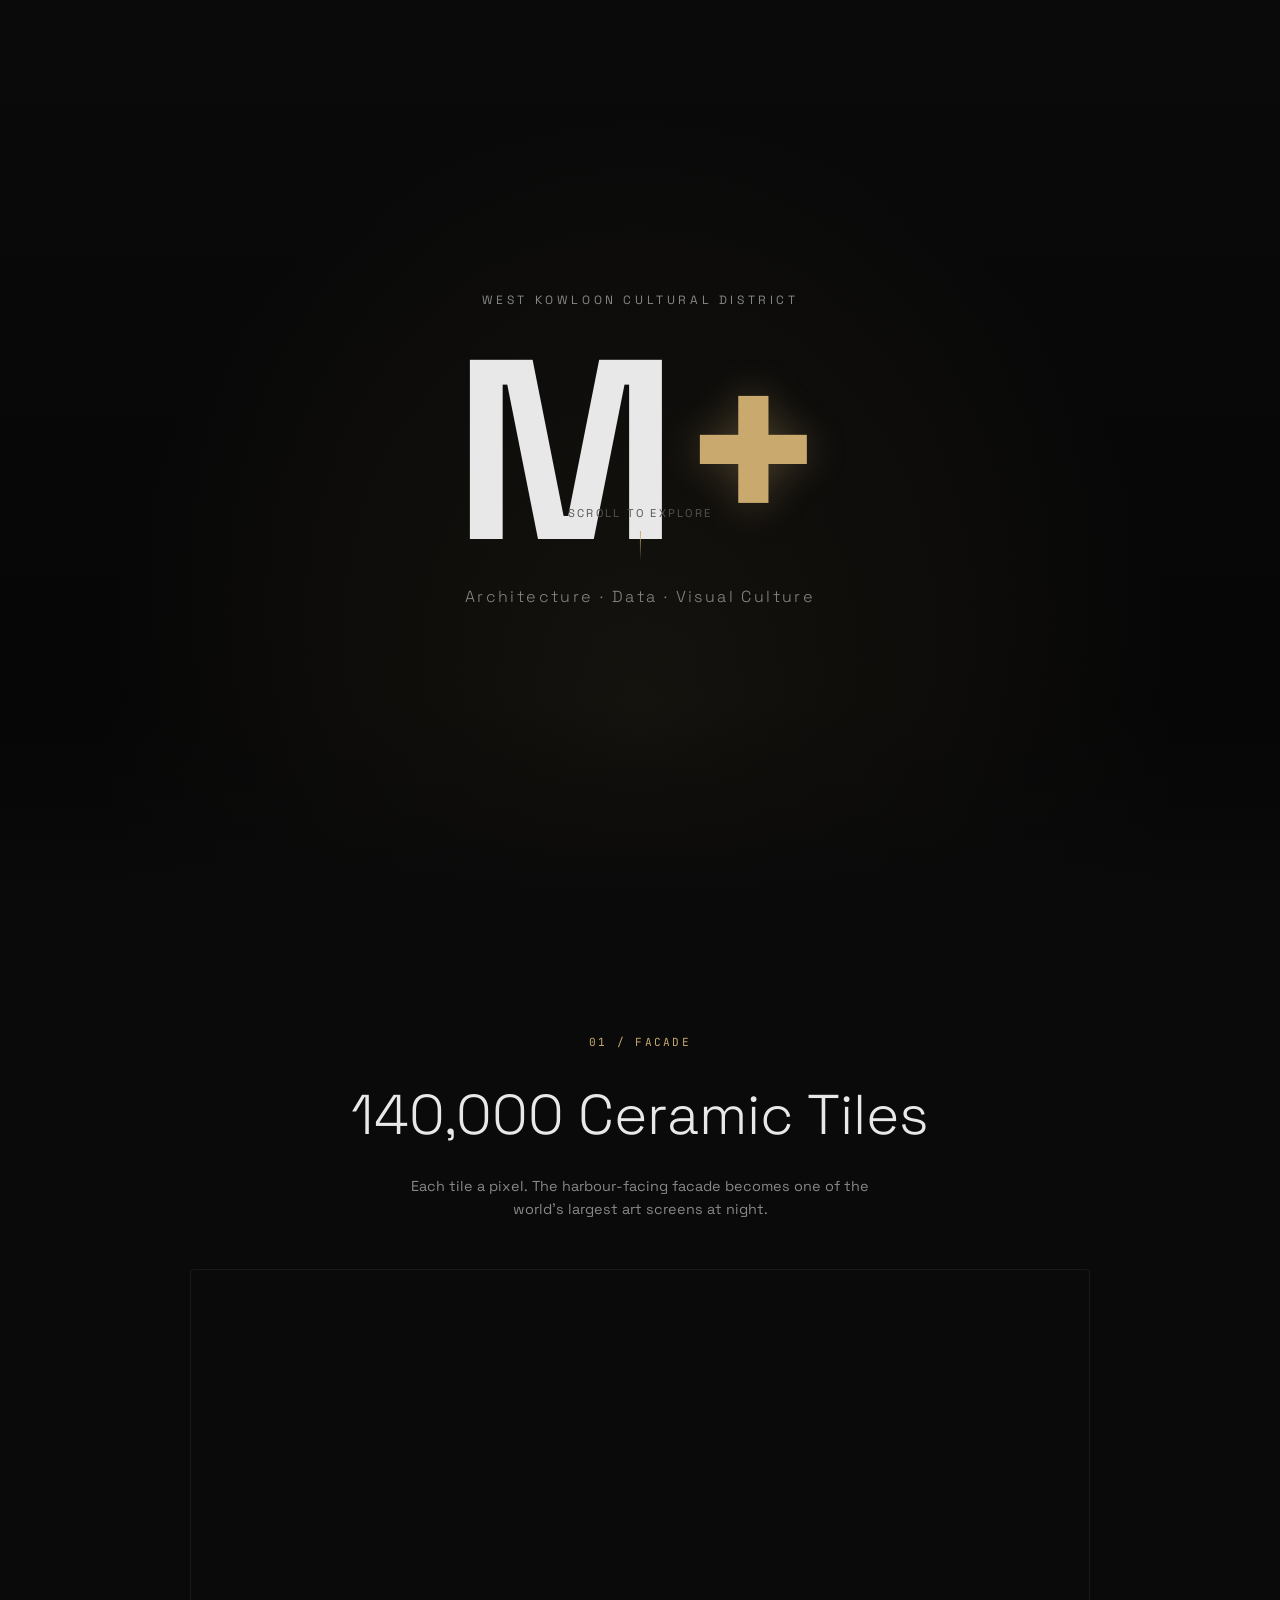
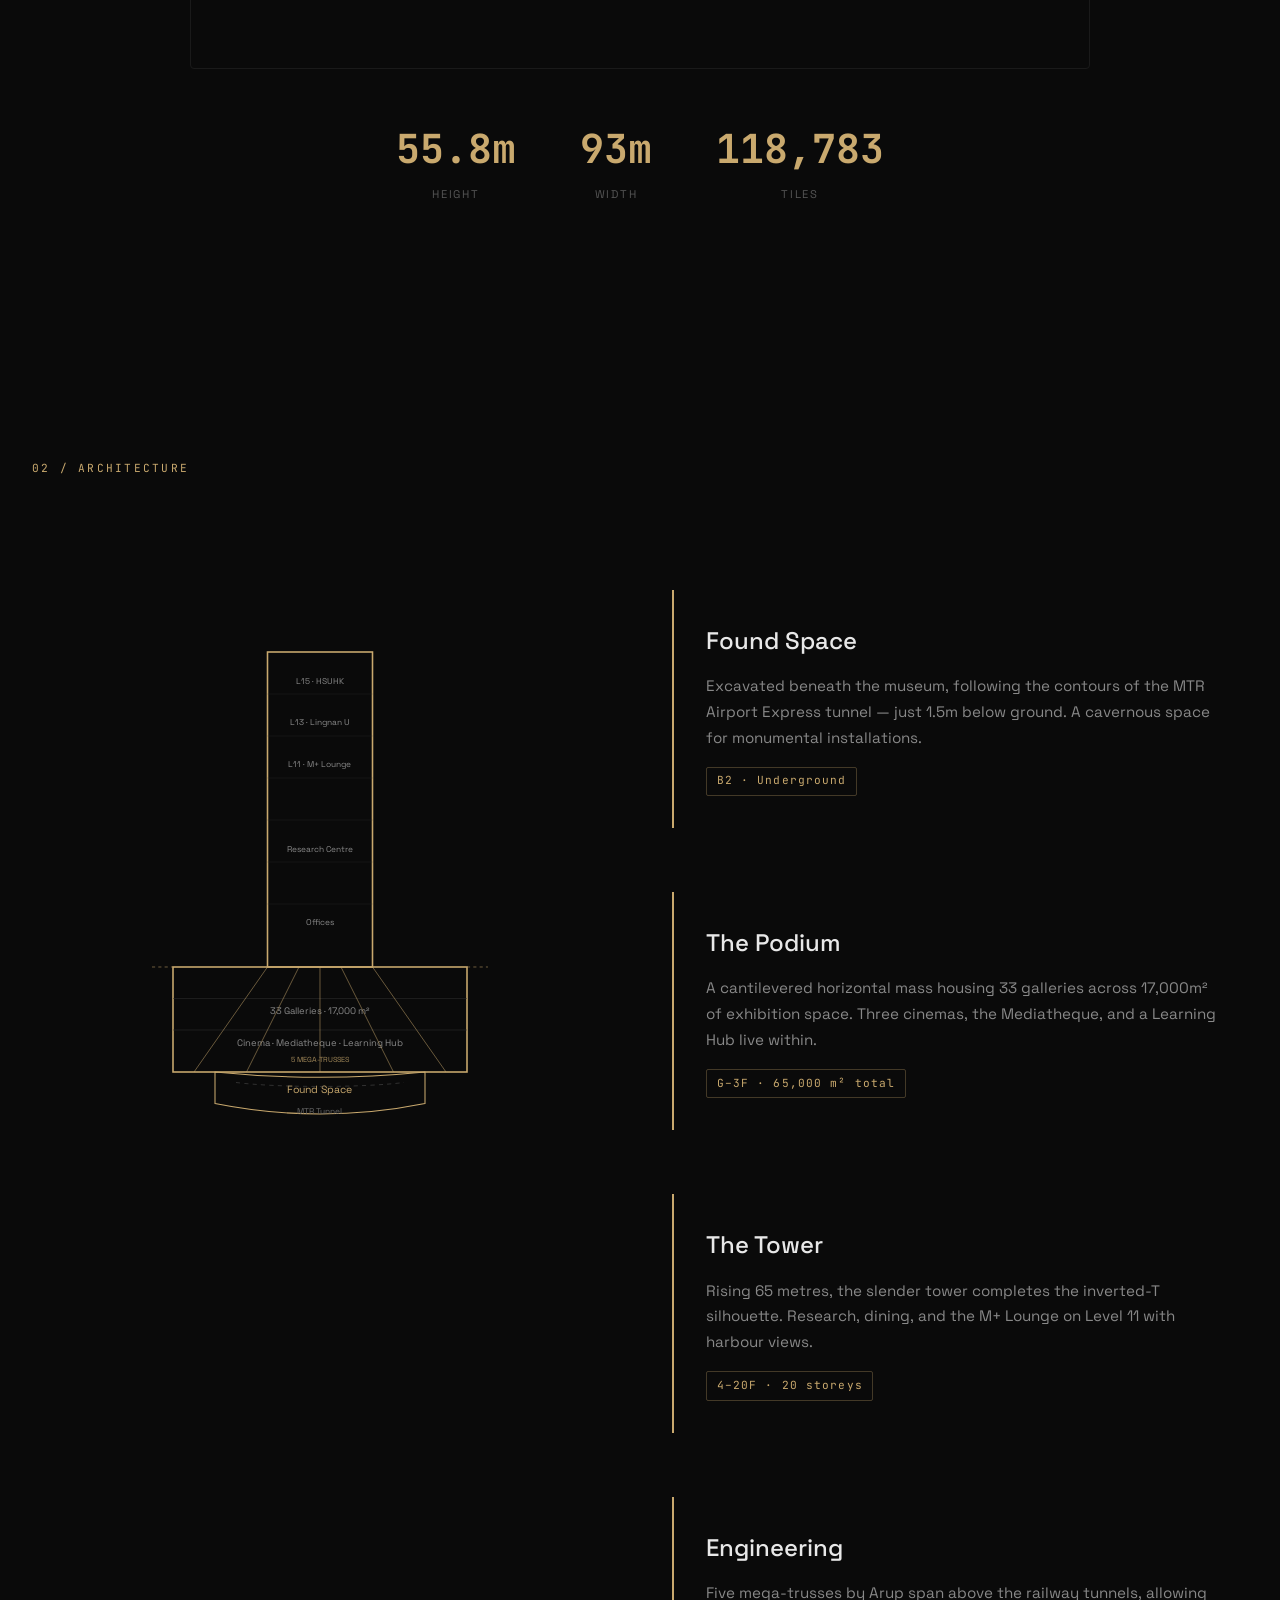
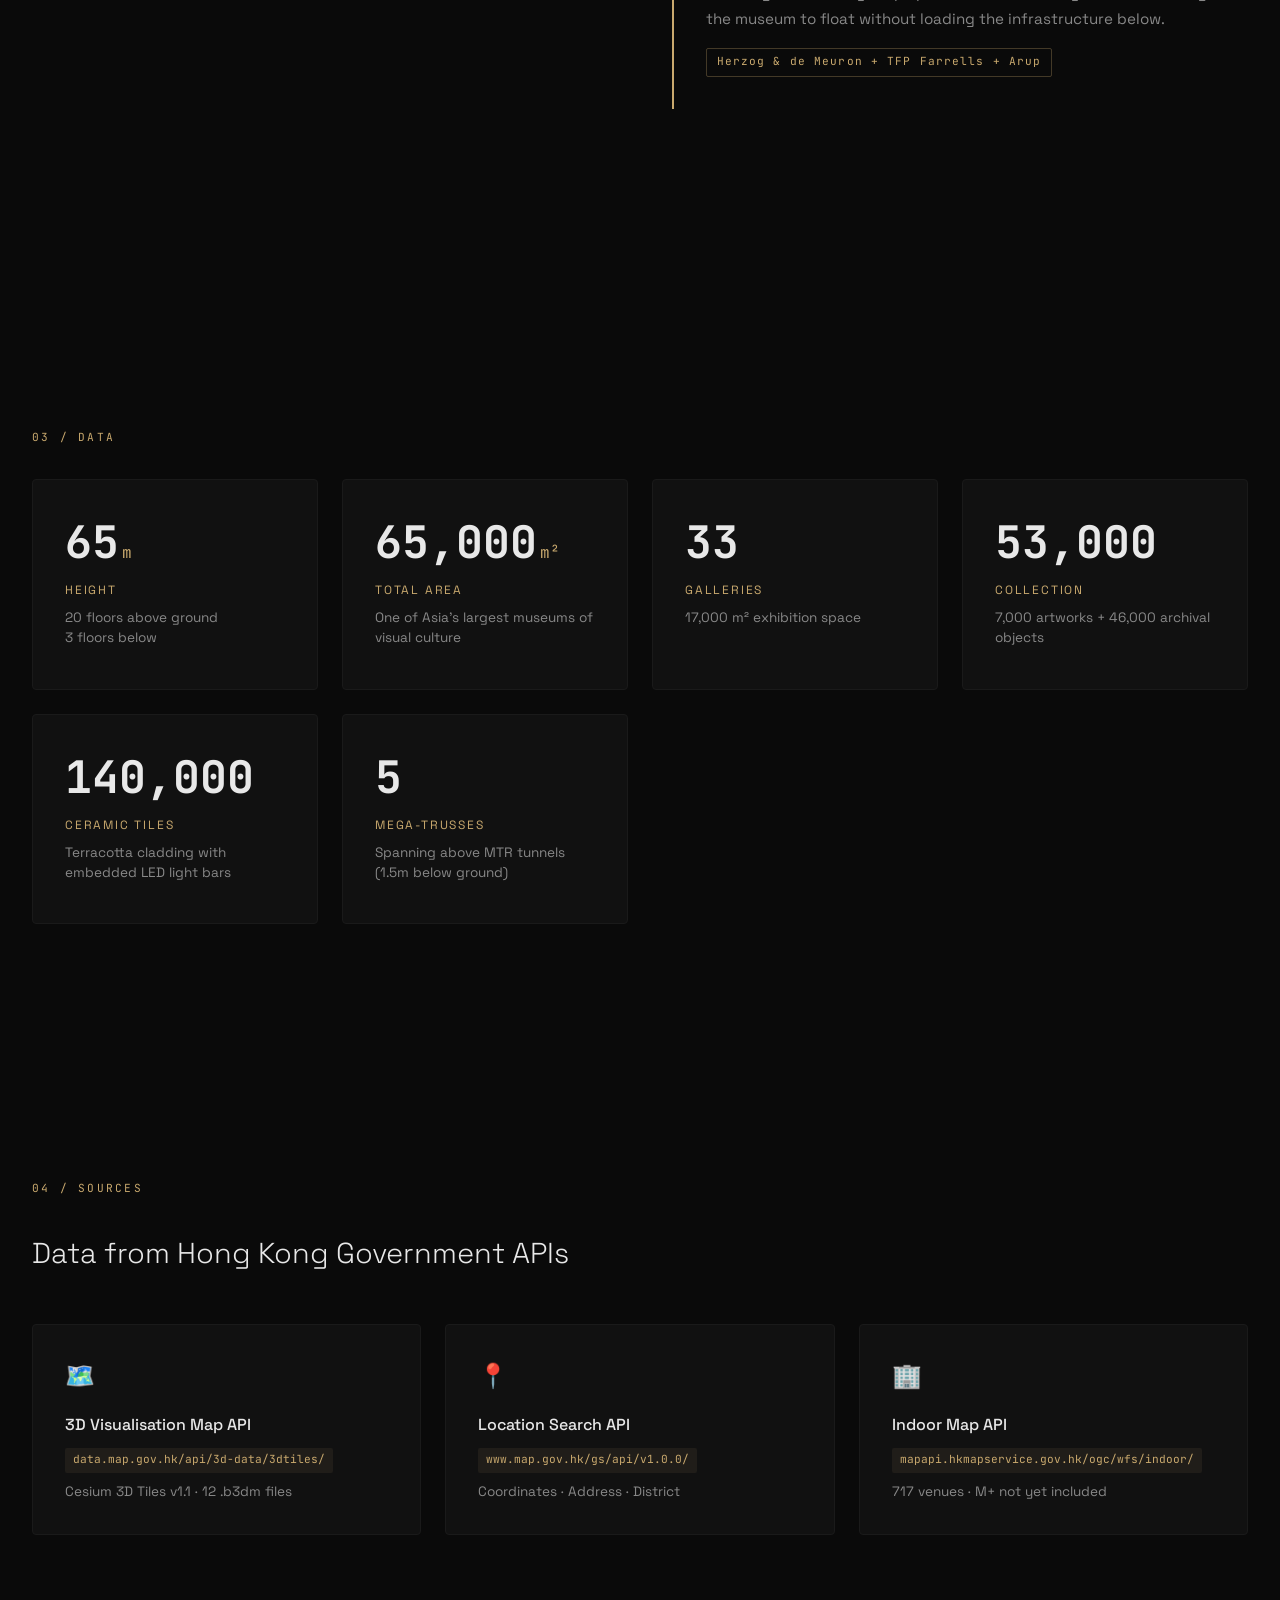
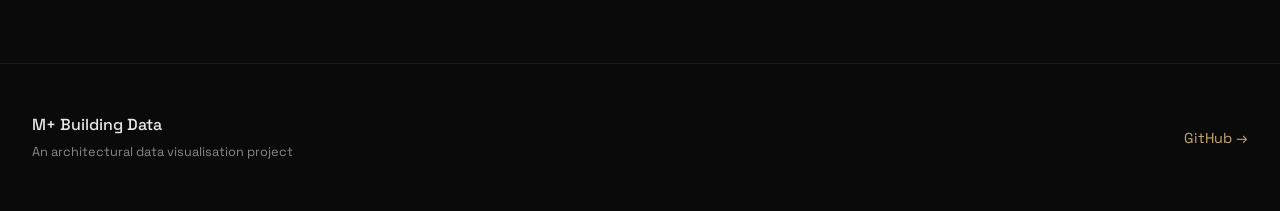
<file: docs/index.html>
<!DOCTYPE html>
<html lang="zh-HK">
<head>
  <meta charset="UTF-8">
  <meta name="viewport" content="width=device-width, initial-scale=1.0">
  <title>M+ Building — Architectural Data Experience</title>
  <link rel="stylesheet" href="css/style.css">
  <link rel="preconnect" href="https://fonts.googleapis.com">
  <link href="https://fonts.googleapis.com/css2?family=Space+Grotesk:wght@300;400;500;700&family=JetBrains+Mono:wght@300;400&display=swap" rel="stylesheet">
</head>
<body>
  <!-- Hero Section -->
  <section class="hero" id="hero">
    <div class="hero-bg"></div>
    <div class="hero-content">
      <div class="hero-label">West Kowloon Cultural District</div>
      <h1 class="hero-title">M<span class="plus">+</span></h1>
      <p class="hero-subtitle">Architecture · Data · Visual Culture</p>
      <div class="scroll-hint">
        <span>Scroll to explore</span>
        <div class="scroll-arrow"></div>
      </div>
    </div>
  </section>

  <!-- LED Facade Grid Section -->
  <section class="facade-section" id="facade">
    <div class="facade-header">
      <span class="section-label">01 / Facade</span>
      <h2>140,000 Ceramic Tiles</h2>
      <p class="facade-desc">Each tile a pixel. The harbour-facing facade becomes one of the world's largest art screens at night.</p>
    </div>
    <canvas id="facade-canvas"></canvas>
    <div class="facade-stats">
      <div class="stat" data-value="65.8" data-suffix="m">
        <span class="stat-value">0</span>
        <span class="stat-label">Height</span>
      </div>
      <div class="stat" data-value="110" data-suffix="m">
        <span class="stat-value">0</span>
        <span class="stat-label">Width</span>
      </div>
      <div class="stat" data-value="140000" data-suffix="">
        <span class="stat-value">0</span>
        <span class="stat-label">Tiles</span>
      </div>
    </div>
  </section>

  <!-- Architectural Sections (Scroll-driven) -->
  <section class="architecture-section" id="architecture">
    <div class="section-label">02 / Architecture</div>
    
    <div class="arch-block" data-layer="foundation">
      <div class="arch-visual">
        <svg class="building-svg" viewBox="0 0 400 600" preserveAspectRatio="xMidYMid meet">
          <!-- Found Space (Underground) -->
          <g class="layer layer-foundation" opacity="0">
            <path d="M100,550 Q200,570 300,550 L300,520 Q200,530 100,520 Z" fill="none" stroke="#c9a96e" stroke-width="1"/>
            <text x="200" y="540" text-anchor="middle" fill="#c9a96e" font-size="10">Found Space</text>
            <path d="M120,530 C160,535 240,535 280,530" fill="none" stroke="#555" stroke-width="0.5" stroke-dasharray="4,4"/>
            <text x="200" y="560" text-anchor="middle" fill="#666" font-size="8">MTR Tunnel</text>
          </g>
          <!-- Podium -->
          <g class="layer layer-podium" opacity="0">
            <rect x="60" y="420" width="280" height="100" fill="none" stroke="#c9a96e" stroke-width="1.5"/>
            <line x1="60" y1="450" x2="340" y2="450" stroke="#333" stroke-width="0.5"/>
            <line x1="60" y1="480" x2="340" y2="480" stroke="#333" stroke-width="0.5"/>
            <text x="200" y="465" text-anchor="middle" fill="#888" font-size="9">33 Galleries · 17,000 m²</text>
            <text x="200" y="495" text-anchor="middle" fill="#888" font-size="9">Cinema · Mediatheque · Learning Hub</text>
            <!-- Cantilever hint -->
            <line x1="40" y1="420" x2="60" y2="420" stroke="#c9a96e" stroke-width="0.5" stroke-dasharray="3,3"/>
            <line x1="340" y1="420" x2="360" y2="420" stroke="#c9a96e" stroke-width="0.5" stroke-dasharray="3,3"/>
          </g>
          <!-- Tower -->
          <g class="layer layer-tower" opacity="0">
            <rect x="150" y="120" width="100" height="300" fill="none" stroke="#c9a96e" stroke-width="1.5"/>
            <!-- Floor lines -->
            <line x1="150" y1="160" x2="250" y2="160" stroke="#333" stroke-width="0.3"/>
            <line x1="150" y1="200" x2="250" y2="200" stroke="#333" stroke-width="0.3"/>
            <line x1="150" y1="240" x2="250" y2="240" stroke="#333" stroke-width="0.3"/>
            <line x1="150" y1="280" x2="250" y2="280" stroke="#333" stroke-width="0.3"/>
            <line x1="150" y1="320" x2="250" y2="320" stroke="#333" stroke-width="0.3"/>
            <line x1="150" y1="360" x2="250" y2="360" stroke="#333" stroke-width="0.3"/>
            <text x="200" y="150" text-anchor="middle" fill="#888" font-size="8">L15 · HSUHK</text>
            <text x="200" y="190" text-anchor="middle" fill="#888" font-size="8">L13 · Lingnan U</text>
            <text x="200" y="230" text-anchor="middle" fill="#888" font-size="8">L11 · M+ Lounge</text>
            <text x="200" y="310" text-anchor="middle" fill="#888" font-size="8">Research Centre</text>
            <text x="200" y="380" text-anchor="middle" fill="#888" font-size="8">Offices</text>
          </g>
          <!-- LED Facade indicator -->
          <g class="layer layer-led" opacity="0">
            <rect x="148" y="118" width="104" height="304" fill="none" stroke="#e8c547" stroke-width="0.5" stroke-dasharray="2,2"/>
            <text x="260" y="270" fill="#e8c547" font-size="8" transform="rotate(90,260,270)">LED FACADE 65.8m × 110m</text>
          </g>
          <!-- Mega trusses -->
          <g class="layer layer-structure" opacity="0">
            <line x1="80" y1="520" x2="150" y2="420" stroke="#c9a96e" stroke-width="0.8" opacity="0.6"/>
            <line x1="130" y1="520" x2="180" y2="420" stroke="#c9a96e" stroke-width="0.8" opacity="0.6"/>
            <line x1="200" y1="520" x2="200" y2="420" stroke="#c9a96e" stroke-width="0.8" opacity="0.6"/>
            <line x1="270" y1="520" x2="220" y2="420" stroke="#c9a96e" stroke-width="0.8" opacity="0.6"/>
            <line x1="320" y1="520" x2="250" y2="420" stroke="#c9a96e" stroke-width="0.8" opacity="0.6"/>
            <text x="200" y="510" text-anchor="middle" fill="#c9a96e" font-size="7" opacity="0.8">5 MEGA-TRUSSES</text>
          </g>
        </svg>
      </div>
      <div class="arch-info">
        <div class="arch-card" data-reveal="foundation">
          <h3>Found Space</h3>
          <p>Excavated beneath the museum, following the contours of the MTR Airport Express tunnel — just 1.5m below ground. A cavernous space for monumental installations.</p>
          <span class="arch-meta">B2 · Underground</span>
        </div>
        <div class="arch-card" data-reveal="podium">
          <h3>The Podium</h3>
          <p>A cantilevered horizontal mass housing 33 galleries across 17,000m² of exhibition space. Three cinemas, the Mediatheque, and a Learning Hub live within.</p>
          <span class="arch-meta">G–3F · 65,000 m² total</span>
        </div>
        <div class="arch-card" data-reveal="tower">
          <h3>The Tower</h3>
          <p>Rising 65 metres, the slender tower completes the inverted-T silhouette. Research, dining, and the M+ Lounge on Level 11 with harbour views.</p>
          <span class="arch-meta">4–20F · 20 storeys</span>
        </div>
        <div class="arch-card" data-reveal="structure">
          <h3>Engineering</h3>
          <p>Five mega-trusses by Arup span above the railway tunnels, allowing the museum to float without loading the infrastructure below.</p>
          <span class="arch-meta">Herzog & de Meuron + TFP Farrells + Arup</span>
        </div>
      </div>
    </div>
  </section>

  <!-- Data Section (Museum Label Style) -->
  <section class="data-section" id="data">
    <div class="section-label">03 / Data</div>
    <div class="data-grid">
      <div class="data-card">
        <div class="data-card-number">65<span class="unit">m</span></div>
        <div class="data-card-title">Height</div>
        <div class="data-card-desc">20 floors above ground<br>3 floors below</div>
      </div>
      <div class="data-card">
        <div class="data-card-number">65,000<span class="unit">m²</span></div>
        <div class="data-card-title">Total Area</div>
        <div class="data-card-desc">One of Asia's largest museums of visual culture</div>
      </div>
      <div class="data-card">
        <div class="data-card-number">33</div>
        <div class="data-card-title">Galleries</div>
        <div class="data-card-desc">17,000 m² exhibition space</div>
      </div>
      <div class="data-card">
        <div class="data-card-number">53,000</div>
        <div class="data-card-title">Collection</div>
        <div class="data-card-desc">7,000 artworks + 46,000 archival objects</div>
      </div>
      <div class="data-card">
        <div class="data-card-number">140,000</div>
        <div class="data-card-title">Ceramic Tiles</div>
        <div class="data-card-desc">Terracotta cladding with embedded LED light bars</div>
      </div>
      <div class="data-card">
        <div class="data-card-number">5</div>
        <div class="data-card-title">Mega-Trusses</div>
        <div class="data-card-desc">Spanning above MTR tunnels (1.5m below ground)</div>
      </div>
    </div>
  </section>

  <!-- API Sources Section -->
  <section class="sources-section" id="sources">
    <div class="section-label">04 / Sources</div>
    <h2>Data from Hong Kong Government APIs</h2>
    <div class="sources-grid">
      <div class="source-card">
        <div class="source-icon">🗺️</div>
        <h4>3D Visualisation Map API</h4>
        <code>data.map.gov.hk/api/3d-data/3dtiles/</code>
        <p>Cesium 3D Tiles v1.1 · 12 .b3dm files</p>
      </div>
      <div class="source-card">
        <div class="source-icon">📍</div>
        <h4>Location Search API</h4>
        <code>www.map.gov.hk/gs/api/v1.0.0/</code>
        <p>Coordinates · Address · District</p>
      </div>
      <div class="source-card">
        <div class="source-icon">🏢</div>
        <h4>Indoor Map API</h4>
        <code>mapapi.hkmapservice.gov.hk/ogc/wfs/indoor/</code>
        <p>717 venues · M+ not yet included</p>
      </div>
    </div>
  </section>

  <!-- Footer -->
  <footer class="footer">
    <div class="footer-content">
      <div class="footer-left">
        <span class="footer-title">M+ Building Data</span>
        <span class="footer-sub">An architectural data visualisation project</span>
      </div>
      <div class="footer-right">
        <a href="https://github.com/strider555/mplus-building-data" target="_blank">GitHub →</a>
      </div>
    </div>
  </footer>

  <script src="js/facade-canvas.js"></script>
  <script src="js/scroll-animations.js"></script>
</body>
</html>
</file>
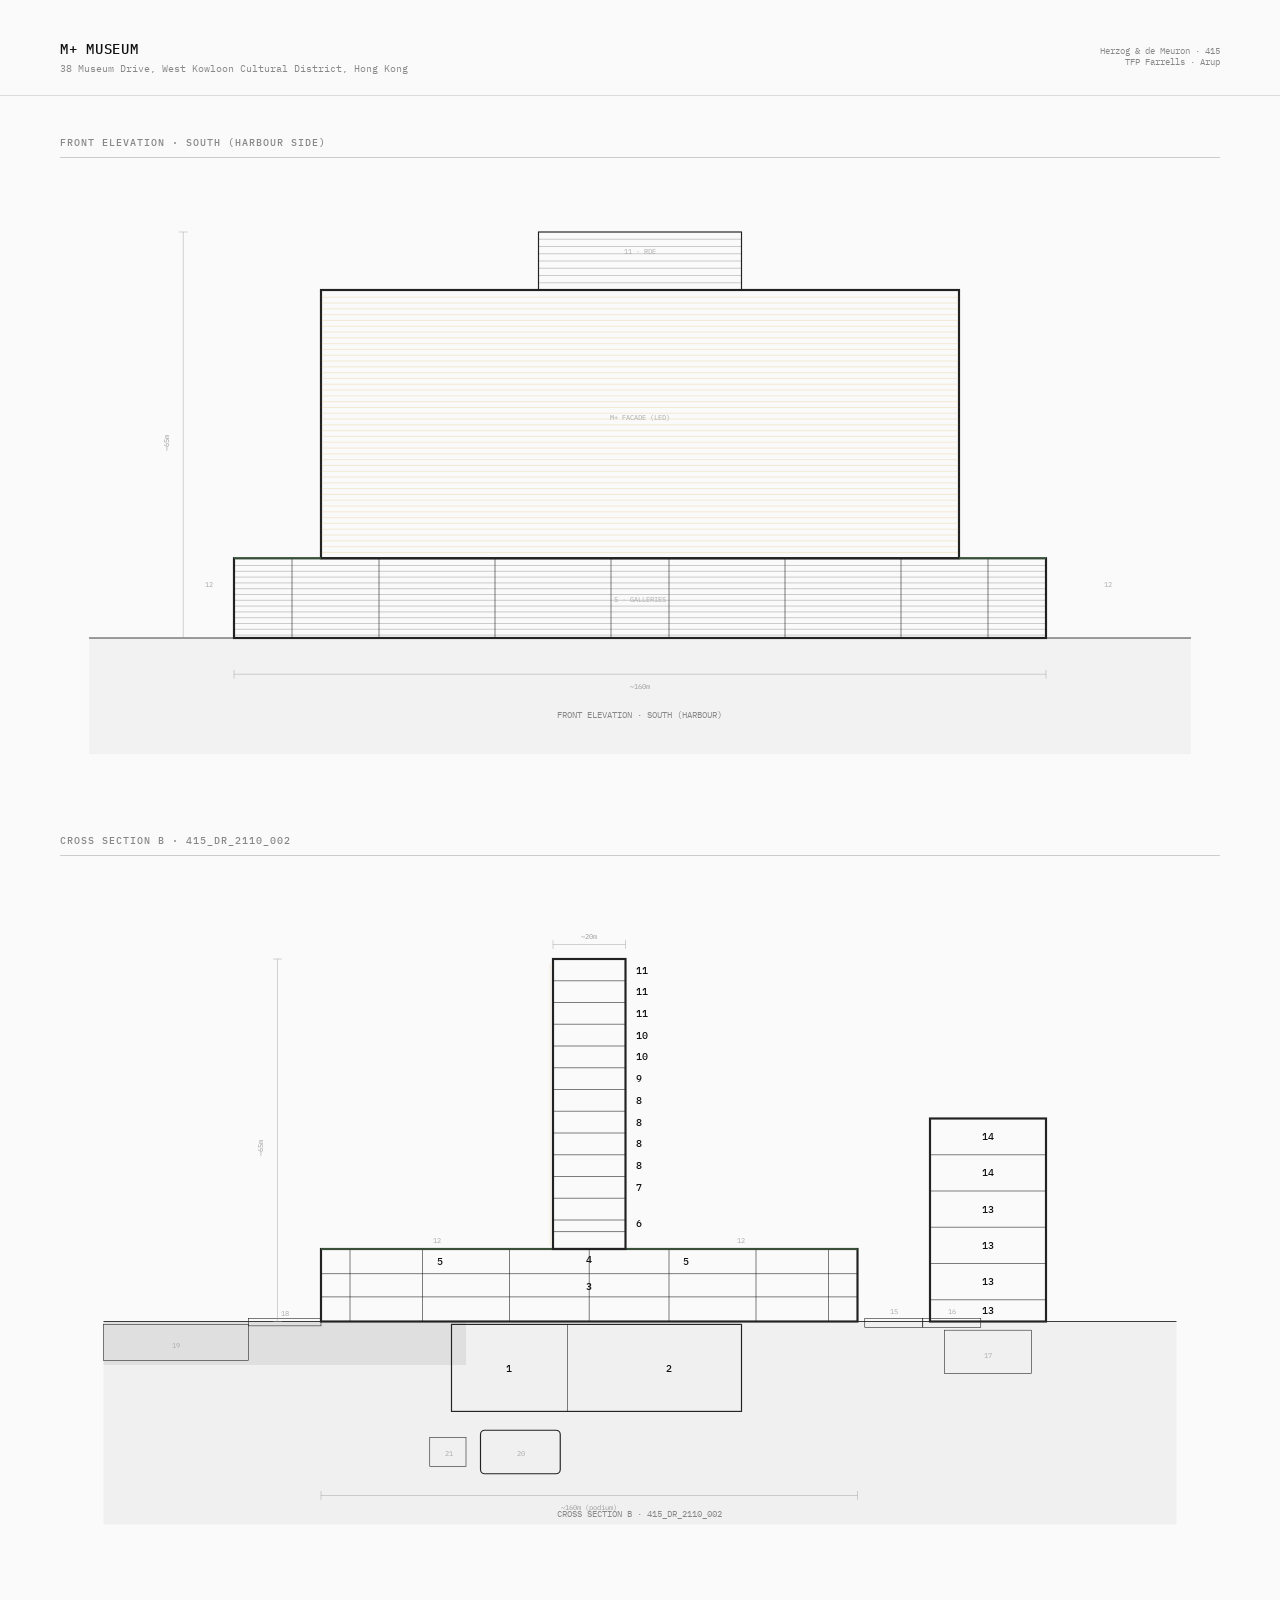
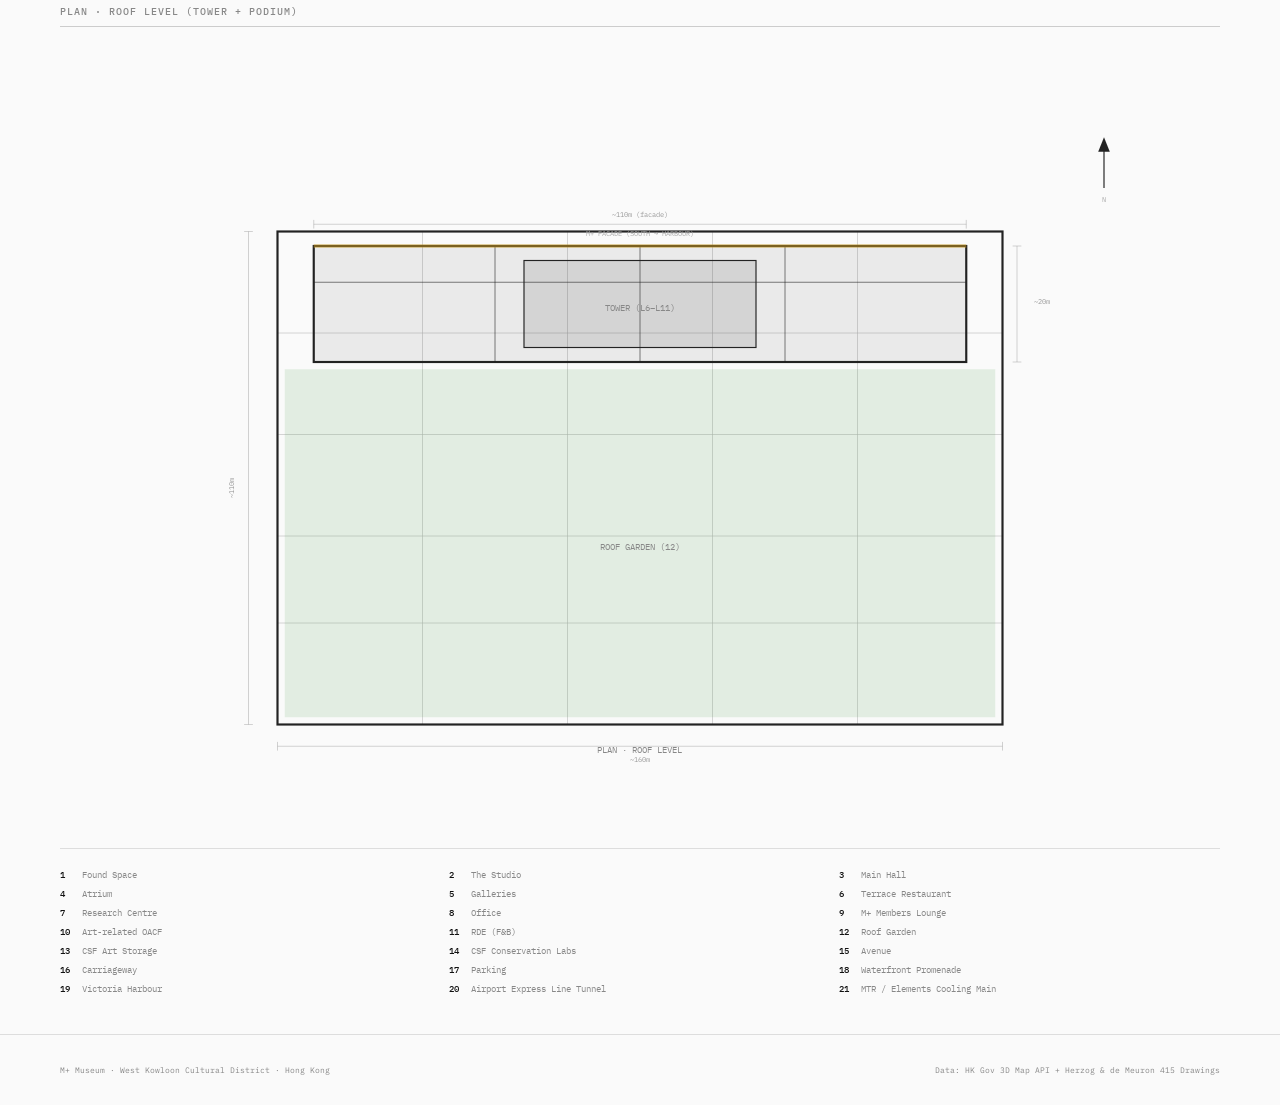
<file: docs/v3/index.html>
<!DOCTYPE html>
<html lang="en">
<head>
  <meta charset="UTF-8">
  <meta name="viewport" content="width=device-width, initial-scale=1.0">
  <title>M+ · Orthographic Drawings</title>
  <link rel="preconnect" href="https://fonts.googleapis.com">
  <link href="https://fonts.googleapis.com/css2?family=IBM+Plex+Mono:wght@300;400;500&display=swap" rel="stylesheet">
  <style>
    * { margin: 0; padding: 0; box-sizing: border-box; }
    
    :root {
      --bg: #fafafa;
      --fg: #111;
      --dim: #888;
      --line: #222;
      --accent: #d4a020;
      --grid: #e8e8e8;
      --font: 'IBM Plex Mono', monospace;
    }

    body {
      font-family: var(--font);
      background: var(--bg);
      color: var(--fg);
      min-height: 100vh;
      -webkit-font-smoothing: antialiased;
    }

    /* Header */
    header {
      padding: 40px 60px 20px;
      border-bottom: 1px solid #ddd;
      display: flex;
      justify-content: space-between;
      align-items: baseline;
    }
    .header-left h1 {
      font-size: 14px;
      font-weight: 500;
      letter-spacing: 0.05em;
    }
    .header-left p {
      font-size: 10px;
      color: var(--dim);
      margin-top: 4px;
    }
    .header-right {
      font-size: 9px;
      color: var(--dim);
      text-align: right;
    }

    /* Main layout */
    main {
      padding: 40px 60px;
    }

    .drawing-section {
      margin-bottom: 80px;
    }

    .drawing-title {
      font-size: 10px;
      font-weight: 500;
      letter-spacing: 0.1em;
      text-transform: uppercase;
      color: var(--dim);
      margin-bottom: 16px;
      padding-bottom: 8px;
      border-bottom: 0.5px solid #ccc;
    }

    .drawing-wrap {
      width: 100%;
      overflow: visible;
    }

    svg {
      width: 100%;
      height: auto;
      display: block;
    }

    /* SVG styles */
    .line { stroke: var(--line); fill: none; stroke-width: 0.8; }
    .line-thick { stroke: var(--line); fill: none; stroke-width: 1.5; }
    .line-thin { stroke: var(--line); fill: none; stroke-width: 0.4; }
    .line-dim { stroke: #999; fill: none; stroke-width: 0.3; stroke-dasharray: 2,2; }
    .fill-solid { fill: var(--line); stroke: none; }
    .fill-dark { fill: #333; stroke: none; }
    .fill-mid { fill: #666; stroke: none; }
    .fill-light { fill: #ddd; stroke: none; }
    .fill-accent { fill: var(--accent); opacity: 0.15; stroke: none; }
    .text-label { font-family: var(--font); font-size: 6px; fill: var(--dim); }
    .text-num { font-family: var(--font); font-size: 7px; fill: var(--fg); font-weight: 500; }
    .text-dim { font-family: var(--font); font-size: 5px; fill: #aaa; }
    .dim-line { stroke: #999; fill: none; stroke-width: 0.3; }
    .dim-text { font-family: var(--font); font-size: 5px; fill: #999; }
    .ground-line { stroke: var(--line); fill: none; stroke-width: 0.6; }
    .ground-fill { fill: #111; }
    .grid-line { stroke: var(--grid); fill: none; stroke-width: 0.2; }
    .louvre { stroke: var(--line); fill: none; stroke-width: 0.3; opacity: 0.5; }
    .louvre-accent { stroke: var(--accent); fill: none; stroke-width: 0.4; opacity: 0.3; }

    /* Legend */
    .legend {
      margin-top: 60px;
      padding-top: 20px;
      border-top: 0.5px solid #ddd;
      display: grid;
      grid-template-columns: repeat(3, 1fr);
      gap: 8px;
      font-size: 9px;
      color: var(--dim);
    }
    .legend-item {
      display: flex;
      gap: 6px;
    }
    .legend-num {
      font-weight: 500;
      color: var(--fg);
      min-width: 16px;
    }

    /* Footer */
    footer {
      padding: 30px 60px;
      border-top: 1px solid #ddd;
      font-size: 8px;
      color: var(--dim);
      display: flex;
      justify-content: space-between;
    }

    /* Responsive */
    @media (max-width: 768px) {
      header, main, footer { padding-left: 20px; padding-right: 20px; }
      .legend { grid-template-columns: repeat(2, 1fr); }
    }
  </style>
</head>
<body>

<header>
  <div class="header-left">
    <h1>M+ MUSEUM</h1>
    <p>38 Museum Drive, West Kowloon Cultural District, Hong Kong</p>
  </div>
  <div class="header-right">
    Herzog & de Meuron · 415<br>
    TFP Farrells · Arup
  </div>
</header>

<main>

  <!-- ============================================================ -->
  <!-- FRONT ELEVATION (Harbour side) -->
  <!-- ============================================================ -->
  <section class="drawing-section">
    <div class="drawing-title">Front Elevation · South (Harbour Side)</div>
    <div class="drawing-wrap">
      <svg viewBox="0 0 800 400" preserveAspectRatio="xMidYMid meet">
        <!-- Ground -->
        <line x1="20" y1="320" x2="780" y2="320" class="ground-line"/>
        <rect x="20" y="320" width="760" height="80" class="ground-fill" opacity="0.03"/>

        <!-- Podium (wide block, ~160m, with horizontal louvres) -->
        <rect x="120" y="265" width="560" height="55" class="line-thick" fill="none"/>
        <!-- Podium louvres -->
        <g class="louvre">
          <line x1="120" y1="270" x2="680" y2="270"/>
          <line x1="120" y1="274" x2="680" y2="274"/>
          <line x1="120" y1="278" x2="680" y2="278"/>
          <line x1="120" y1="282" x2="680" y2="282"/>
          <line x1="120" y1="286" x2="680" y2="286"/>
          <line x1="120" y1="290" x2="680" y2="290"/>
          <line x1="120" y1="294" x2="680" y2="294"/>
          <line x1="120" y1="298" x2="680" y2="298"/>
          <line x1="120" y1="302" x2="680" y2="302"/>
          <line x1="120" y1="306" x2="680" y2="306"/>
          <line x1="120" y1="310" x2="680" y2="310"/>
          <line x1="120" y1="314" x2="680" y2="314"/>
          <line x1="120" y1="318" x2="680" y2="318"/>
        </g>

        <!-- Pilotis (open ground floor) -->
        <g class="line-thin">
          <line x1="160" y1="320" x2="160" y2="265"/>
          <line x1="220" y1="320" x2="220" y2="265"/>
          <line x1="300" y1="320" x2="300" y2="265"/>
          <line x1="380" y1="320" x2="380" y2="265"/>
          <line x1="420" y1="320" x2="420" y2="265"/>
          <line x1="500" y1="320" x2="500" y2="265"/>
          <line x1="580" y1="320" x2="580" y2="265"/>
          <line x1="640" y1="320" x2="640" y2="265"/>
        </g>

        <!-- Tower (NARROW from front = shallow depth, but we see its WIDE face here) -->
        <!-- Actually from FRONT (harbour), tower facade is ~110m wide -->
        <!-- But in elevation it's the same width as podium since facade spans it -->
        <!-- The HdM section shows tower narrow because it's the SIDE view -->
        <!-- Front elevation: tower looks like a wide flat slab above podium -->
        <rect x="180" y="80" width="440" height="185" class="line-thick" fill="none"/>
        
        <!-- Tower LED louvres (dense horizontal lines) -->
        <g class="louvre-accent">
          <line x1="180" y1="85" x2="620" y2="85"/>
          <line x1="180" y1="89" x2="620" y2="89"/>
          <line x1="180" y1="93" x2="620" y2="93"/>
          <line x1="180" y1="97" x2="620" y2="97"/>
          <line x1="180" y1="101" x2="620" y2="101"/>
          <line x1="180" y1="105" x2="620" y2="105"/>
          <line x1="180" y1="109" x2="620" y2="109"/>
          <line x1="180" y1="113" x2="620" y2="113"/>
          <line x1="180" y1="117" x2="620" y2="117"/>
          <line x1="180" y1="121" x2="620" y2="121"/>
          <line x1="180" y1="125" x2="620" y2="125"/>
          <line x1="180" y1="129" x2="620" y2="129"/>
          <line x1="180" y1="133" x2="620" y2="133"/>
          <line x1="180" y1="137" x2="620" y2="137"/>
          <line x1="180" y1="141" x2="620" y2="141"/>
          <line x1="180" y1="145" x2="620" y2="145"/>
          <line x1="180" y1="149" x2="620" y2="149"/>
          <line x1="180" y1="153" x2="620" y2="153"/>
          <line x1="180" y1="157" x2="620" y2="157"/>
          <line x1="180" y1="161" x2="620" y2="161"/>
          <line x1="180" y1="165" x2="620" y2="165"/>
          <line x1="180" y1="169" x2="620" y2="169"/>
          <line x1="180" y1="173" x2="620" y2="173"/>
          <line x1="180" y1="177" x2="620" y2="177"/>
          <line x1="180" y1="181" x2="620" y2="181"/>
          <line x1="180" y1="185" x2="620" y2="185"/>
          <line x1="180" y1="189" x2="620" y2="189"/>
          <line x1="180" y1="193" x2="620" y2="193"/>
          <line x1="180" y1="197" x2="620" y2="197"/>
          <line x1="180" y1="201" x2="620" y2="201"/>
          <line x1="180" y1="205" x2="620" y2="205"/>
          <line x1="180" y1="209" x2="620" y2="209"/>
          <line x1="180" y1="213" x2="620" y2="213"/>
          <line x1="180" y1="217" x2="620" y2="217"/>
          <line x1="180" y1="221" x2="620" y2="221"/>
          <line x1="180" y1="225" x2="620" y2="225"/>
          <line x1="180" y1="229" x2="620" y2="229"/>
          <line x1="180" y1="233" x2="620" y2="233"/>
          <line x1="180" y1="237" x2="620" y2="237"/>
          <line x1="180" y1="241" x2="620" y2="241"/>
          <line x1="180" y1="245" x2="620" y2="245"/>
          <line x1="180" y1="249" x2="620" y2="249"/>
          <line x1="180" y1="253" x2="620" y2="253"/>
          <line x1="180" y1="257" x2="620" y2="257"/>
          <line x1="180" y1="261" x2="620" y2="261"/>
        </g>

        <!-- Upper tower (narrower, above main facade) -->
        <rect x="330" y="40" width="140" height="40" class="line" fill="none"/>
        <g class="louvre">
          <line x1="330" y1="45" x2="470" y2="45"/>
          <line x1="330" y1="50" x2="470" y2="50"/>
          <line x1="330" y1="55" x2="470" y2="55"/>
          <line x1="330" y1="60" x2="470" y2="60"/>
          <line x1="330" y1="65" x2="470" y2="65"/>
          <line x1="330" y1="70" x2="470" y2="70"/>
          <line x1="330" y1="75" x2="470" y2="75"/>
        </g>

        <!-- Roof garden indicators (both sides at podium roof) -->
        <line x1="120" y1="265" x2="180" y2="265" stroke="#5a9e5a" stroke-width="1.5" opacity="0.4"/>
        <line x1="620" y1="265" x2="680" y2="265" stroke="#5a9e5a" stroke-width="1.5" opacity="0.4"/>

        <!-- Dimensions -->
        <line x1="120" y1="345" x2="680" y2="345" class="dim-line"/>
        <line x1="120" y1="342" x2="120" y2="348" class="dim-line"/>
        <line x1="680" y1="342" x2="680" y2="348" class="dim-line"/>
        <text x="400" y="355" text-anchor="middle" class="dim-text">~160m</text>

        <!-- Height dimension -->
        <line x1="85" y1="40" x2="85" y2="320" class="dim-line"/>
        <line x1="82" y1="40" x2="88" y2="40" class="dim-line"/>
        <line x1="82" y1="320" x2="88" y2="320" class="dim-line"/>
        <text x="75" y="180" text-anchor="end" class="dim-text" transform="rotate(-90,75,180)">~65m</text>

        <!-- Labels -->
        <text x="400" y="375" text-anchor="middle" class="text-label">FRONT ELEVATION · SOUTH (HARBOUR)</text>
        <text x="720" y="285" class="text-dim">12</text>
        <text x="100" y="285" class="text-dim">12</text>
        <text x="400" y="295" text-anchor="middle" class="text-dim">5 · GALLERIES</text>
        <text x="400" y="170" text-anchor="middle" class="text-dim">M+ FACADE (LED)</text>
        <text x="400" y="55" text-anchor="middle" class="text-dim">11 · RDE</text>
      </svg>
    </div>
  </section>

  <!-- ============================================================ -->
  <!-- SIDE SECTION (Cross Section B — matching HdM drawing) -->
  <!-- ============================================================ -->
  <section class="drawing-section">
    <div class="drawing-title">Cross Section B · 415_DR_2110_002</div>
    <div class="drawing-wrap">
      <svg viewBox="0 0 800 450" preserveAspectRatio="xMidYMid meet">
        <!-- Ground line -->
        <line x1="30" y1="310" x2="770" y2="310" class="ground-line"/>
        <rect x="30" y="310" width="740" height="140" class="ground-fill" opacity="0.04"/>
        
        <!-- Underground: ground fill -->
        <rect x="30" y="310" width="250" height="30" class="fill-solid" opacity="0.08"/>

        <!-- 19. Victoria Harbour -->
        <rect x="30" y="312" width="100" height="25" fill="none" class="line-thin"/>
        <text x="80" y="328" text-anchor="middle" class="text-dim">19</text>

        <!-- 18. Waterfront Promenade -->
        <rect x="130" y="308" width="50" height="5" fill="none" class="line-thin"/>
        <text x="155" y="306" text-anchor="middle" class="text-dim">18</text>

        <!-- PODIUM (wide, 3 levels) -->
        <rect x="180" y="260" width="370" height="50" class="line-thick" fill="none"/>
        <!-- Floor lines -->
        <line x1="180" y1="277" x2="550" y2="277" class="line-thin"/>
        <line x1="180" y1="293" x2="550" y2="293" class="line-thin"/>
        
        <!-- Podium labels -->
        <text x="260" y="271" class="text-num">5</text>
        <text x="430" y="271" class="text-num">5</text>
        <text x="365" y="270" text-anchor="middle" class="text-num">4</text>
        <text x="365" y="288" text-anchor="middle" class="text-num">3</text>

        <!-- Pilotis zone -->
        <line x1="200" y1="310" x2="200" y2="260" class="line-thin"/>
        <line x1="250" y1="310" x2="250" y2="260" class="line-thin"/>
        <line x1="310" y1="310" x2="310" y2="260" class="line-thin"/>
        <line x1="365" y1="310" x2="365" y2="260" class="line-thin"/>
        <line x1="420" y1="310" x2="420" y2="260" class="line-thin"/>
        <line x1="480" y1="310" x2="480" y2="260" class="line-thin"/>
        <line x1="530" y1="310" x2="530" y2="260" class="line-thin"/>

        <!-- 12. Roof Garden (both sides of tower) -->
        <line x1="180" y1="260" x2="340" y2="260" stroke="#5a9e5a" stroke-width="1" opacity="0.5"/>
        <line x1="390" y1="260" x2="550" y2="260" stroke="#5a9e5a" stroke-width="1" opacity="0.5"/>
        <text x="260" y="256" text-anchor="middle" class="text-dim">12</text>
        <text x="470" y="256" text-anchor="middle" class="text-dim">12</text>

        <!-- TOWER (narrow in section! ~20m shown here) -->
        <rect x="340" y="60" width="50" height="200" class="line-thick" fill="none"/>
        
        <!-- Tower floor lines -->
        <line x1="340" y1="75" x2="390" y2="75" class="line-thin"/>
        <line x1="340" y1="90" x2="390" y2="90" class="line-thin"/>
        <line x1="340" y1="105" x2="390" y2="105" class="line-thin"/>
        <line x1="340" y1="120" x2="390" y2="120" class="line-thin"/>
        <line x1="340" y1="135" x2="390" y2="135" class="line-thin"/>
        <line x1="340" y1="150" x2="390" y2="150" class="line-thin"/>
        <line x1="340" y1="165" x2="390" y2="165" class="line-thin"/>
        <line x1="340" y1="180" x2="390" y2="180" class="line-thin"/>
        <line x1="340" y1="195" x2="390" y2="195" class="line-thin"/>
        <line x1="340" y1="210" x2="390" y2="210" class="line-thin"/>
        <line x1="340" y1="225" x2="390" y2="225" class="line-thin"/>
        <line x1="340" y1="240" x2="390" y2="240" class="line-thin"/>
        <line x1="340" y1="248" x2="390" y2="248" class="line-thin"/>

        <!-- Tower floor numbers (right side) -->
        <text x="397" y="70" class="text-num">11</text>
        <text x="397" y="85" class="text-num">11</text>
        <text x="397" y="100" class="text-num">11</text>
        <text x="397" y="115" class="text-num">10</text>
        <text x="397" y="130" class="text-num">10</text>
        <text x="397" y="145" class="text-num">9</text>
        <text x="397" y="160" class="text-num">8</text>
        <text x="397" y="175" class="text-num">8</text>
        <text x="397" y="190" class="text-num">8</text>
        <text x="397" y="205" class="text-num">8</text>
        <text x="397" y="220" class="text-num">7</text>
        <text x="397" y="245" class="text-num">6</text>

        <!-- Tower louvre pattern (facade side, left) -->
        <g class="louvre-accent">
          <line x1="338" y1="63" x2="338" y2="258"/>
        </g>

        <!-- 1. Found Space + 2. Studio (underground) -->
        <rect x="270" y="312" width="200" height="60" class="line" fill="none"/>
        <line x1="350" y1="312" x2="350" y2="372" class="line-thin"/>
        <text x="310" y="345" text-anchor="middle" class="text-num">1</text>
        <text x="420" y="345" text-anchor="middle" class="text-num">2</text>

        <!-- 20. Airport Express Tunnel -->
        <rect x="290" y="385" width="55" height="30" rx="3" class="line" fill="none"/>
        <text x="318" y="403" text-anchor="middle" class="text-dim">20</text>
        
        <!-- 21. MTR Cooling -->
        <rect x="255" y="390" width="25" height="20" class="line-thin" fill="none"/>
        <text x="268" y="403" text-anchor="middle" class="text-dim">21</text>

        <!-- CSF Building (right side, separate) -->
        <rect x="600" y="170" width="80" height="140" class="line-thick" fill="none"/>
        <line x1="600" y1="195" x2="680" y2="195" class="line-thin"/>
        <line x1="600" y1="220" x2="680" y2="220" class="line-thin"/>
        <line x1="600" y1="245" x2="680" y2="245" class="line-thin"/>
        <line x1="600" y1="270" x2="680" y2="270" class="line-thin"/>
        <line x1="600" y1="295" x2="680" y2="295" class="line-thin"/>
        
        <text x="640" y="185" text-anchor="middle" class="text-num">14</text>
        <text x="640" y="210" text-anchor="middle" class="text-num">14</text>
        <text x="640" y="235" text-anchor="middle" class="text-num">13</text>
        <text x="640" y="260" text-anchor="middle" class="text-num">13</text>
        <text x="640" y="285" text-anchor="middle" class="text-num">13</text>
        <text x="640" y="305" text-anchor="middle" class="text-num">13</text>

        <!-- 15. Avenue -->
        <rect x="555" y="308" width="40" height="6" fill="none" class="line-thin"/>
        <text x="575" y="305" text-anchor="middle" class="text-dim">15</text>

        <!-- 16. Carriageway -->
        <rect x="595" y="308" width="40" height="6" fill="none" class="line-thin"/>
        <text x="615" y="305" text-anchor="middle" class="text-dim">16</text>

        <!-- 17. Parking (under CSF) -->
        <rect x="610" y="316" width="60" height="30" fill="none" class="line-thin"/>
        <text x="640" y="335" text-anchor="middle" class="text-dim">17</text>

        <!-- Dimensions -->
        <line x1="180" y1="430" x2="550" y2="430" class="dim-line"/>
        <line x1="180" y1="427" x2="180" y2="433" class="dim-line"/>
        <line x1="550" y1="427" x2="550" y2="433" class="dim-line"/>
        <text x="365" y="440" text-anchor="middle" class="dim-text">~160m (podium)</text>

        <line x1="150" y1="60" x2="150" y2="310" class="dim-line"/>
        <line x1="147" y1="60" x2="153" y2="60" class="dim-line"/>
        <line x1="147" y1="310" x2="153" y2="310" class="dim-line"/>
        <text x="140" y="185" text-anchor="end" class="dim-text" transform="rotate(-90,140,185)">~65m</text>

        <!-- Tower width dim -->
        <line x1="340" y1="50" x2="390" y2="50" class="dim-line"/>
        <line x1="340" y1="47" x2="340" y2="53" class="dim-line"/>
        <line x1="390" y1="47" x2="390" y2="53" class="dim-line"/>
        <text x="365" y="46" text-anchor="middle" class="dim-text">~20m</text>

        <!-- Section label -->
        <text x="400" y="445" text-anchor="middle" class="text-label">CROSS SECTION B · 415_DR_2110_002</text>
      </svg>
    </div>
  </section>

  <!-- ============================================================ -->
  <!-- PLAN VIEW (Roof level, showing tower on podium) -->
  <!-- ============================================================ -->
  <section class="drawing-section">
    <div class="drawing-title">Plan · Roof Level (Tower + Podium)</div>
    <div class="drawing-wrap">
      <svg viewBox="0 0 800 500" preserveAspectRatio="xMidYMid meet">
        <!-- Podium outline (large rectangle) -->
        <rect x="150" y="130" width="500" height="340" class="line-thick" fill="none"/>
        
        <!-- Internal podium grid -->
        <g class="line-thin" opacity="0.3">
          <line x1="150" y1="200" x2="650" y2="200"/>
          <line x1="150" y1="270" x2="650" y2="270"/>
          <line x1="150" y1="340" x2="650" y2="340"/>
          <line x1="150" y1="400" x2="650" y2="400"/>
          <line x1="250" y1="130" x2="250" y2="470"/>
          <line x1="350" y1="130" x2="350" y2="470"/>
          <line x1="450" y1="130" x2="450" y2="470"/>
          <line x1="550" y1="130" x2="550" y2="470"/>
        </g>

        <!-- Tower footprint (wide × shallow, positioned toward harbour/south) -->
        <rect x="175" y="140" width="450" height="80" class="line-thick" fill="none"/>
        <rect x="175" y="140" width="450" height="80" class="fill-dark" opacity="0.08"/>

        <!-- Tower internal structure -->
        <line x1="175" y1="165" x2="625" y2="165" class="line-thin"/>
        <line x1="300" y1="140" x2="300" y2="220" class="line-thin"/>
        <line x1="400" y1="140" x2="400" y2="220" class="line-thin"/>
        <line x1="500" y1="140" x2="500" y2="220" class="line-thin"/>

        <!-- Upper tower (narrower, centered) -->
        <rect x="320" y="150" width="160" height="60" class="line" fill="none"/>
        <rect x="320" y="150" width="160" height="60" class="fill-dark" opacity="0.12"/>

        <!-- Roof garden (hatched area around tower) -->
        <g opacity="0.15">
          <rect x="155" y="225" width="490" height="240" fill="#5a9e5a"/>
        </g>

        <!-- Facade indicator (south edge of tower = LED side) -->
        <line x1="175" y1="140" x2="625" y2="140" stroke="#d4a020" stroke-width="2.5" opacity="0.5"/>

        <!-- North arrow -->
        <g transform="translate(720, 80)">
          <line x1="0" y1="20" x2="0" y2="-10" class="line" marker-end="none"/>
          <polygon points="0,-15 -4,-5 4,-5" class="fill-solid"/>
          <text x="0" y="30" text-anchor="middle" class="text-dim">N</text>
        </g>

        <!-- Labels -->
        <text x="400" y="185" text-anchor="middle" class="text-label">TOWER (L6–L11)</text>
        <text x="400" y="133" text-anchor="middle" class="text-dim">M+ FACADE (SOUTH → HARBOUR)</text>
        <text x="400" y="350" text-anchor="middle" class="text-label">ROOF GARDEN (12)</text>
        <text x="400" y="490" text-anchor="middle" class="text-label">PLAN · ROOF LEVEL</text>

        <!-- Dimensions -->
        <line x1="150" y1="485" x2="650" y2="485" class="dim-line"/>
        <line x1="150" y1="482" x2="150" y2="488" class="dim-line"/>
        <line x1="650" y1="482" x2="650" y2="488" class="dim-line"/>
        <text x="400" y="496" text-anchor="middle" class="dim-text">~160m</text>

        <line x1="130" y1="130" x2="130" y2="470" class="dim-line"/>
        <line x1="127" y1="130" x2="133" y2="130" class="dim-line"/>
        <line x1="127" y1="470" x2="133" y2="470" class="dim-line"/>
        <text x="120" y="300" text-anchor="end" class="dim-text" transform="rotate(-90,120,300)">~110m</text>

        <!-- Tower depth dim -->
        <line x1="660" y1="140" x2="660" y2="220" class="dim-line"/>
        <line x1="657" y1="140" x2="663" y2="140" class="dim-line"/>
        <line x1="657" y1="220" x2="663" y2="220" class="dim-line"/>
        <text x="672" y="180" class="dim-text">~20m</text>

        <!-- Tower width dim -->
        <line x1="175" y1="125" x2="625" y2="125" class="dim-line"/>
        <line x1="175" y1="122" x2="175" y2="128" class="dim-line"/>
        <line x1="625" y1="122" x2="625" y2="128" class="dim-line"/>
        <text x="400" y="120" text-anchor="middle" class="dim-text">~110m (facade)</text>
      </svg>
    </div>
  </section>

  <!-- Legend -->
  <div class="legend">
    <div class="legend-item"><span class="legend-num">1</span> Found Space</div>
    <div class="legend-item"><span class="legend-num">2</span> The Studio</div>
    <div class="legend-item"><span class="legend-num">3</span> Main Hall</div>
    <div class="legend-item"><span class="legend-num">4</span> Atrium</div>
    <div class="legend-item"><span class="legend-num">5</span> Galleries</div>
    <div class="legend-item"><span class="legend-num">6</span> Terrace Restaurant</div>
    <div class="legend-item"><span class="legend-num">7</span> Research Centre</div>
    <div class="legend-item"><span class="legend-num">8</span> Office</div>
    <div class="legend-item"><span class="legend-num">9</span> M+ Members Lounge</div>
    <div class="legend-item"><span class="legend-num">10</span> Art-related OACF</div>
    <div class="legend-item"><span class="legend-num">11</span> RDE (F&B)</div>
    <div class="legend-item"><span class="legend-num">12</span> Roof Garden</div>
    <div class="legend-item"><span class="legend-num">13</span> CSF Art Storage</div>
    <div class="legend-item"><span class="legend-num">14</span> CSF Conservation Labs</div>
    <div class="legend-item"><span class="legend-num">15</span> Avenue</div>
    <div class="legend-item"><span class="legend-num">16</span> Carriageway</div>
    <div class="legend-item"><span class="legend-num">17</span> Parking</div>
    <div class="legend-item"><span class="legend-num">18</span> Waterfront Promenade</div>
    <div class="legend-item"><span class="legend-num">19</span> Victoria Harbour</div>
    <div class="legend-item"><span class="legend-num">20</span> Airport Express Line Tunnel</div>
    <div class="legend-item"><span class="legend-num">21</span> MTR / Elements Cooling Main</div>
  </div>

</main>

<footer>
  <span>M+ Museum · West Kowloon Cultural District · Hong Kong</span>
  <span>Data: HK Gov 3D Map API + Herzog & de Meuron 415 Drawings</span>
</footer>

</body>
</html>
</file>
<file: docs/css/style.css>
/* M+ Building — Artistic Presentation */
/* Design Language: Dark, minimal, gold accents (inspired by museum aesthetics) */

:root {
  --bg: #0a0a0a;
  --bg-card: #111111;
  --text: #e8e8e8;
  --text-dim: #888888;
  --text-muted: #555555;
  --accent: #c9a96e;
  --accent-glow: #e8c547;
  --font-main: 'Space Grotesk', -apple-system, sans-serif;
  --font-mono: 'JetBrains Mono', monospace;
}

* { margin: 0; padding: 0; box-sizing: border-box; }

html {
  scroll-behavior: smooth;
  scrollbar-width: thin;
  scrollbar-color: var(--accent) var(--bg);
}

body {
  background: var(--bg);
  color: var(--text);
  font-family: var(--font-main);
  line-height: 1.6;
  overflow-x: hidden;
}

/* === HERO === */
.hero {
  height: 100vh;
  display: flex;
  align-items: center;
  justify-content: center;
  position: relative;
  overflow: hidden;
}

.hero-bg {
  position: absolute;
  inset: 0;
  background: 
    radial-gradient(ellipse at 50% 80%, rgba(201,169,110,0.08) 0%, transparent 60%),
    linear-gradient(180deg, #0a0a0a 0%, #050505 100%);
}

.hero-bg::after {
  content: '';
  position: absolute;
  bottom: 0;
  left: 0;
  right: 0;
  height: 200px;
  background: linear-gradient(0deg, var(--bg) 0%, transparent 100%);
}

.hero-content {
  text-align: center;
  z-index: 1;
  animation: fadeUp 1.5s ease-out;
}

.hero-label {
  font-size: 0.75rem;
  letter-spacing: 0.3em;
  text-transform: uppercase;
  color: var(--text-dim);
  margin-bottom: 2rem;
}

.hero-title {
  font-size: clamp(6rem, 20vw, 16rem);
  font-weight: 700;
  line-height: 0.85;
  letter-spacing: -0.02em;
  color: var(--text);
}

.hero-title .plus {
  color: var(--accent);
  text-shadow: 0 0 40px rgba(201,169,110,0.3);
}

.hero-subtitle {
  font-size: 1rem;
  color: var(--text-dim);
  margin-top: 1.5rem;
  letter-spacing: 0.15em;
  font-weight: 300;
}

.scroll-hint {
  position: absolute;
  bottom: 3rem;
  left: 50%;
  transform: translateX(-50%);
  display: flex;
  flex-direction: column;
  align-items: center;
  gap: 0.5rem;
  color: var(--text-muted);
  font-size: 0.7rem;
  letter-spacing: 0.2em;
  text-transform: uppercase;
  animation: pulse 2s ease-in-out infinite;
}

.scroll-arrow {
  width: 1px;
  height: 30px;
  background: linear-gradient(180deg, var(--accent), transparent);
  animation: scrollDown 2s ease-in-out infinite;
}

/* === SECTION COMMON === */
.section-label {
  font-family: var(--font-mono);
  font-size: 0.7rem;
  letter-spacing: 0.2em;
  color: var(--accent);
  text-transform: uppercase;
  margin-bottom: 2rem;
}

section {
  padding: 8rem 2rem;
  max-width: 1400px;
  margin: 0 auto;
}

/* === FACADE SECTION === */
.facade-section {
  min-height: 100vh;
  display: flex;
  flex-direction: column;
  align-items: center;
  justify-content: center;
  position: relative;
}

.facade-header {
  text-align: center;
  margin-bottom: 3rem;
}

.facade-header h2 {
  font-size: clamp(2rem, 5vw, 3.5rem);
  font-weight: 300;
  margin-top: 1rem;
  color: var(--text);
}

.facade-desc {
  color: var(--text-dim);
  max-width: 500px;
  margin: 1rem auto 0;
  font-size: 0.9rem;
}

#facade-canvas {
  width: 100%;
  max-width: 900px;
  height: 400px;
  border: 1px solid #1a1a1a;
  border-radius: 4px;
  cursor: crosshair;
}

.facade-stats {
  display: flex;
  gap: 4rem;
  margin-top: 3rem;
}

.stat {
  text-align: center;
}

.stat-value {
  font-size: 2.5rem;
  font-weight: 700;
  color: var(--accent);
  font-family: var(--font-mono);
}

.stat-label {
  display: block;
  font-size: 0.7rem;
  letter-spacing: 0.15em;
  text-transform: uppercase;
  color: var(--text-muted);
  margin-top: 0.3rem;
}

/* === ARCHITECTURE SECTION === */
.architecture-section {
  min-height: 100vh;
}

.arch-block {
  display: grid;
  grid-template-columns: 1fr 1fr;
  gap: 4rem;
  align-items: start;
  margin-top: 3rem;
}

.arch-visual {
  position: sticky;
  top: 10vh;
}

.building-svg {
  width: 100%;
  max-height: 70vh;
}

.arch-info {
  display: flex;
  flex-direction: column;
  gap: 4rem;
  padding: 4rem 0;
}

.arch-card {
  padding: 2rem;
  border-left: 2px solid var(--accent);
  opacity: 0;
  transform: translateY(20px);
  transition: all 0.6s ease-out;
}

.arch-card.visible {
  opacity: 1;
  transform: translateY(0);
}

.arch-card h3 {
  font-size: 1.5rem;
  font-weight: 500;
  margin-bottom: 0.8rem;
}

.arch-card p {
  color: var(--text-dim);
  font-size: 0.95rem;
  line-height: 1.7;
}

.arch-meta {
  display: inline-block;
  margin-top: 1rem;
  font-family: var(--font-mono);
  font-size: 0.7rem;
  color: var(--accent);
  letter-spacing: 0.1em;
  padding: 0.3rem 0.6rem;
  border: 1px solid rgba(201,169,110,0.3);
  border-radius: 2px;
}

/* === DATA SECTION === */
.data-section h2 {
  display: none;
}

.data-grid {
  display: grid;
  grid-template-columns: repeat(auto-fit, minmax(280px, 1fr));
  gap: 1.5rem;
  margin-top: 2rem;
}

.data-card {
  background: var(--bg-card);
  border: 1px solid #1a1a1a;
  padding: 2.5rem 2rem;
  border-radius: 4px;
  transition: all 0.3s ease;
  opacity: 0;
  transform: translateY(20px);
}

.data-card.visible {
  opacity: 1;
  transform: translateY(0);
}

.data-card:hover {
  border-color: rgba(201,169,110,0.3);
  transform: translateY(-2px);
}

.data-card-number {
  font-size: 2.8rem;
  font-weight: 700;
  font-family: var(--font-mono);
  color: var(--text);
  line-height: 1;
}

.data-card-number .unit {
  font-size: 1rem;
  color: var(--accent);
  font-weight: 400;
  margin-left: 0.2rem;
}

.data-card-title {
  font-size: 0.75rem;
  letter-spacing: 0.15em;
  text-transform: uppercase;
  color: var(--accent);
  margin-top: 1rem;
}

.data-card-desc {
  font-size: 0.85rem;
  color: var(--text-dim);
  margin-top: 0.5rem;
  line-height: 1.5;
}

/* === SOURCES SECTION === */
.sources-section h2 {
  font-size: 1.8rem;
  font-weight: 300;
  margin-bottom: 3rem;
}

.sources-grid {
  display: grid;
  grid-template-columns: repeat(auto-fit, minmax(300px, 1fr));
  gap: 1.5rem;
}

.source-card {
  background: var(--bg-card);
  border: 1px solid #1a1a1a;
  padding: 2rem;
  border-radius: 4px;
}

.source-icon {
  font-size: 1.5rem;
  margin-bottom: 1rem;
}

.source-card h4 {
  font-size: 1rem;
  font-weight: 500;
  margin-bottom: 0.5rem;
}

.source-card code {
  font-family: var(--font-mono);
  font-size: 0.7rem;
  color: var(--accent);
  background: rgba(201,169,110,0.08);
  padding: 0.2rem 0.5rem;
  border-radius: 2px;
  display: inline-block;
  margin-bottom: 0.5rem;
}

.source-card p {
  font-size: 0.85rem;
  color: var(--text-dim);
}

/* === FOOTER === */
.footer {
  border-top: 1px solid #1a1a1a;
  padding: 3rem 2rem;
  max-width: 1400px;
  margin: 0 auto;
}

.footer-content {
  display: flex;
  justify-content: space-between;
  align-items: center;
}

.footer-title {
  font-weight: 500;
  display: block;
}

.footer-sub {
  font-size: 0.8rem;
  color: var(--text-dim);
}

.footer-right a {
  color: var(--accent);
  text-decoration: none;
  font-size: 0.9rem;
  transition: opacity 0.2s;
}

.footer-right a:hover {
  opacity: 0.7;
}

/* === ANIMATIONS === */
@keyframes fadeUp {
  from { opacity: 0; transform: translateY(30px); }
  to { opacity: 1; transform: translateY(0); }
}

@keyframes pulse {
  0%, 100% { opacity: 0.5; }
  50% { opacity: 1; }
}

@keyframes scrollDown {
  0% { transform: scaleY(0); transform-origin: top; }
  50% { transform: scaleY(1); transform-origin: top; }
  50.1% { transform: scaleY(1); transform-origin: bottom; }
  100% { transform: scaleY(0); transform-origin: bottom; }
}

/* === RESPONSIVE === */
@media (max-width: 768px) {
  .arch-block {
    grid-template-columns: 1fr;
  }
  
  .arch-visual {
    position: relative;
    top: 0;
  }
  
  .facade-stats {
    gap: 2rem;
  }
  
  .stat-value {
    font-size: 1.8rem;
  }
  
  section {
    padding: 5rem 1.5rem;
  }
}
</file>
